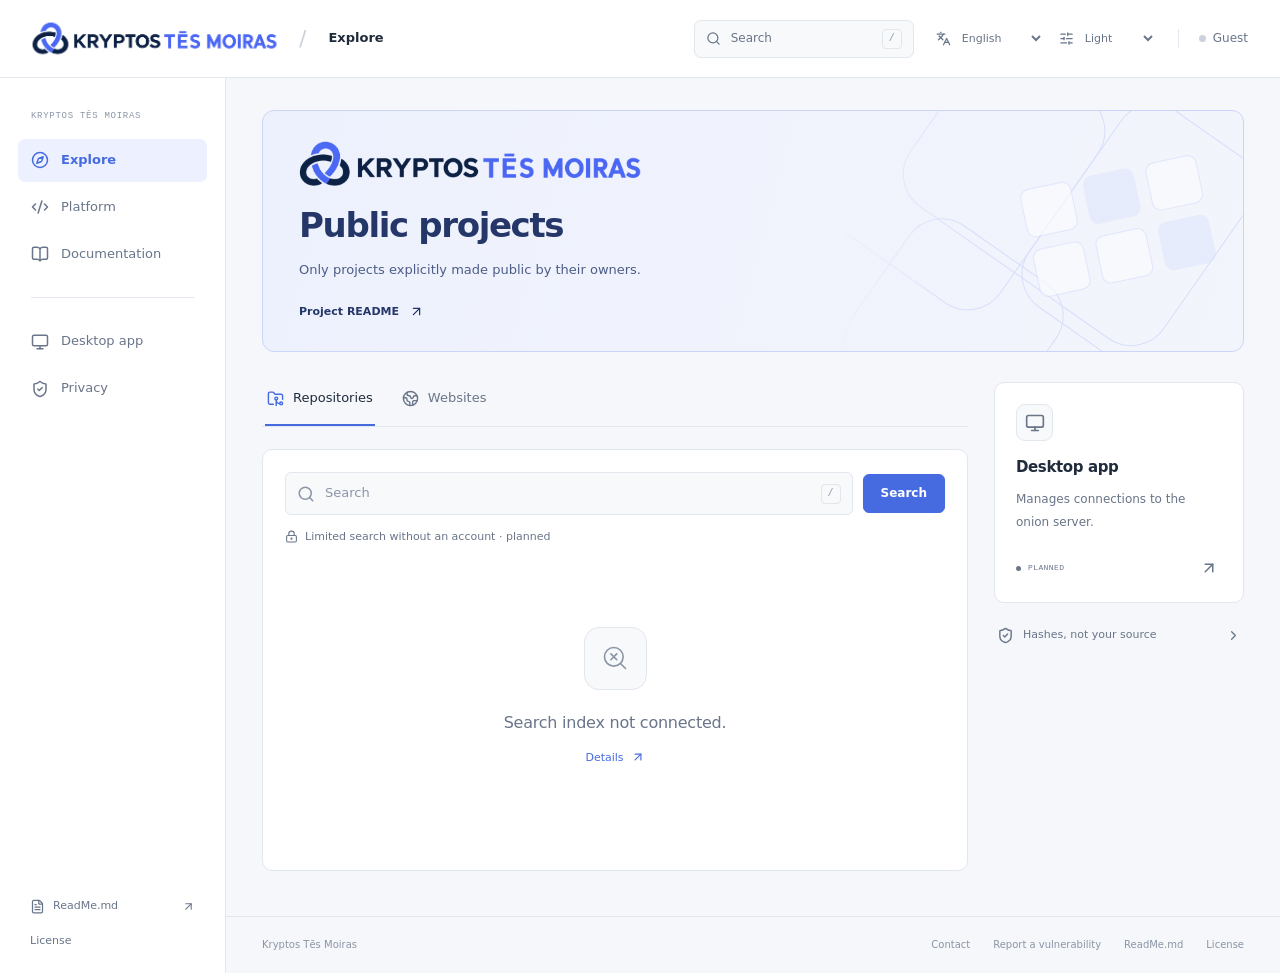
<file: index.html>
<!doctype html>
<html lang="en">
  <head>
    <meta charset="UTF-8" />
    <meta name="viewport" content="width=device-width, initial-scale=1.0" />
    <meta name="color-scheme" content="light dark" />
    <meta name="description" content="Kryptos Tēs Moiras — public projects and desktop access." />
    <link rel="icon" type="image/png" href="./assets/application-profile-Bosa18zp.png" />
    <link rel="apple-touch-icon" href="./assets/application-profile-Bosa18zp.png" />
    <title>Kryptos Tēs Moiras</title>
    <script type="module" crossorigin src="./assets/site-BCLnLL-z.js"></script>
    <link rel="modulepreload" crossorigin href="./assets/x-CszgWjYr.js">
    <link rel="stylesheet" crossorigin href="./assets/x-zIOG1Io7.css">
    <link rel="stylesheet" crossorigin href="./assets/site-CgmKTpKi.css">
  </head>
  <body>
    <div id="root"></div>
  </body>
</html>
</file>
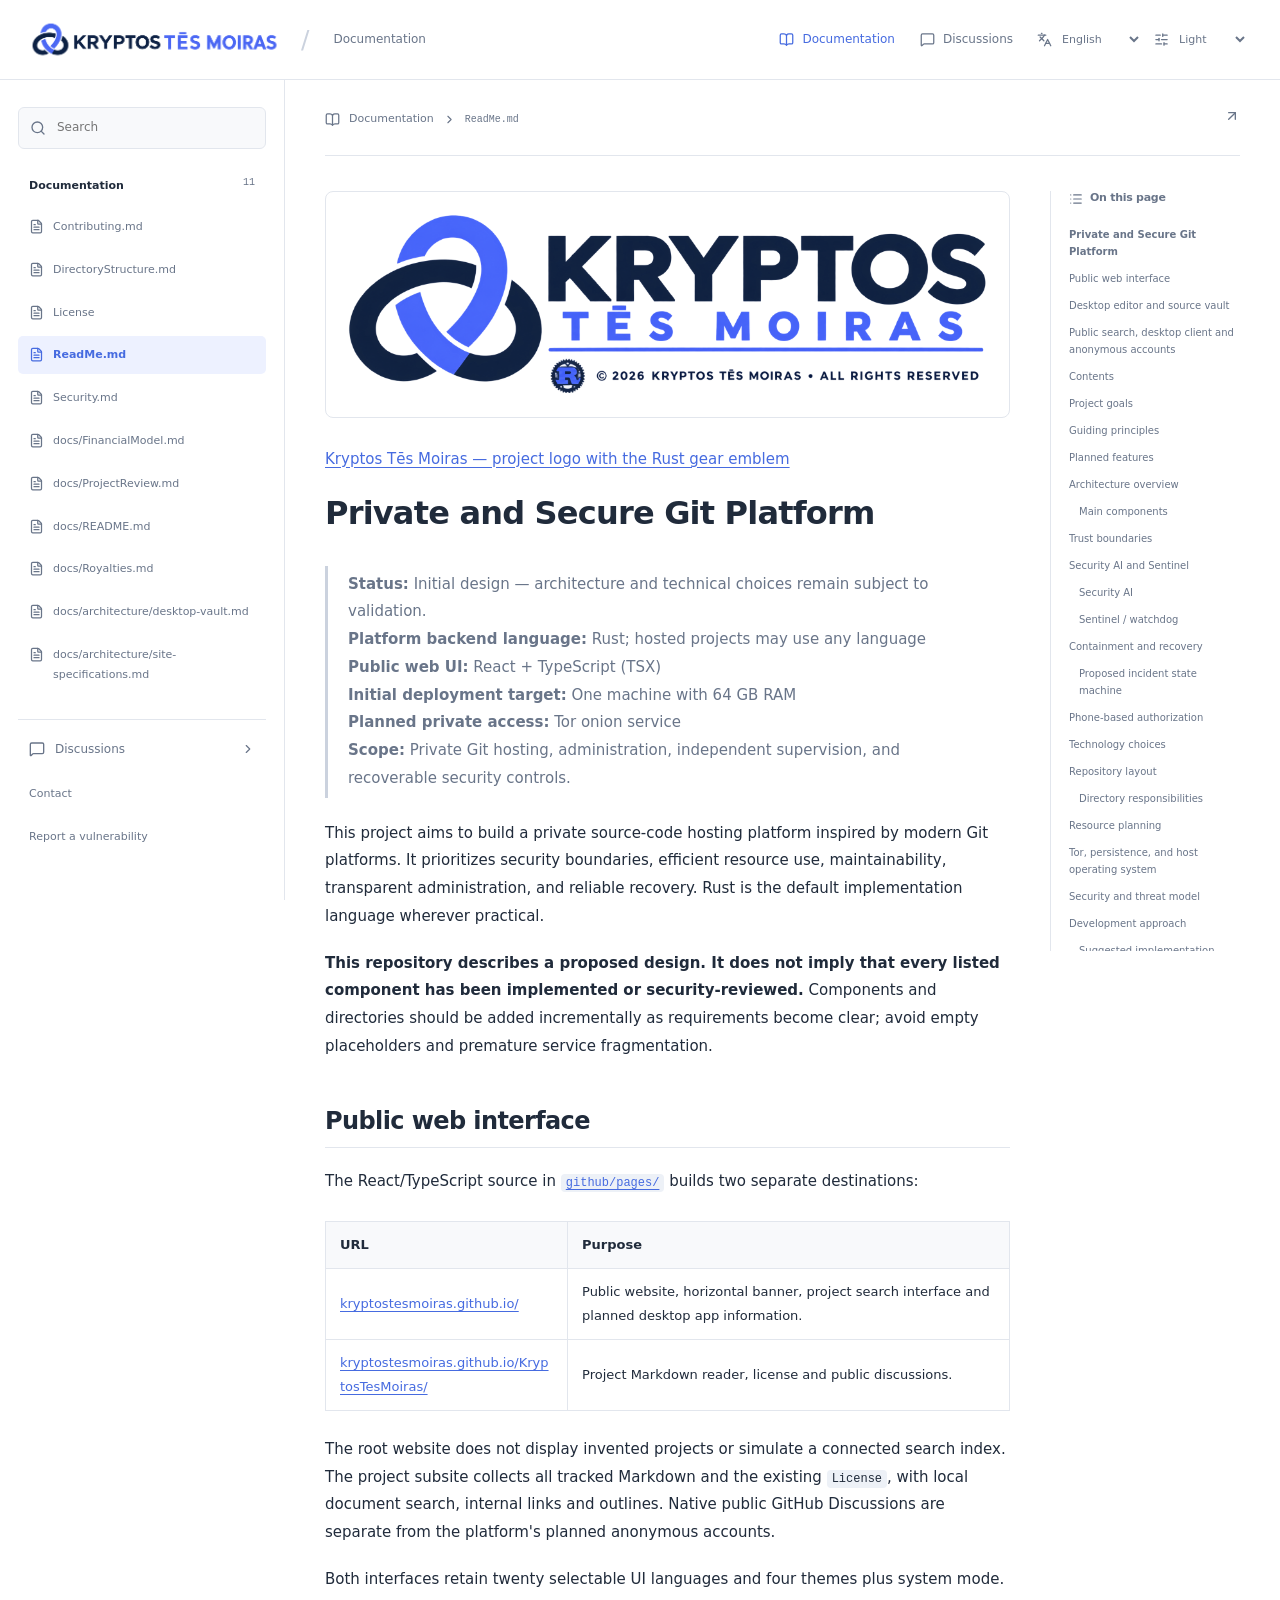
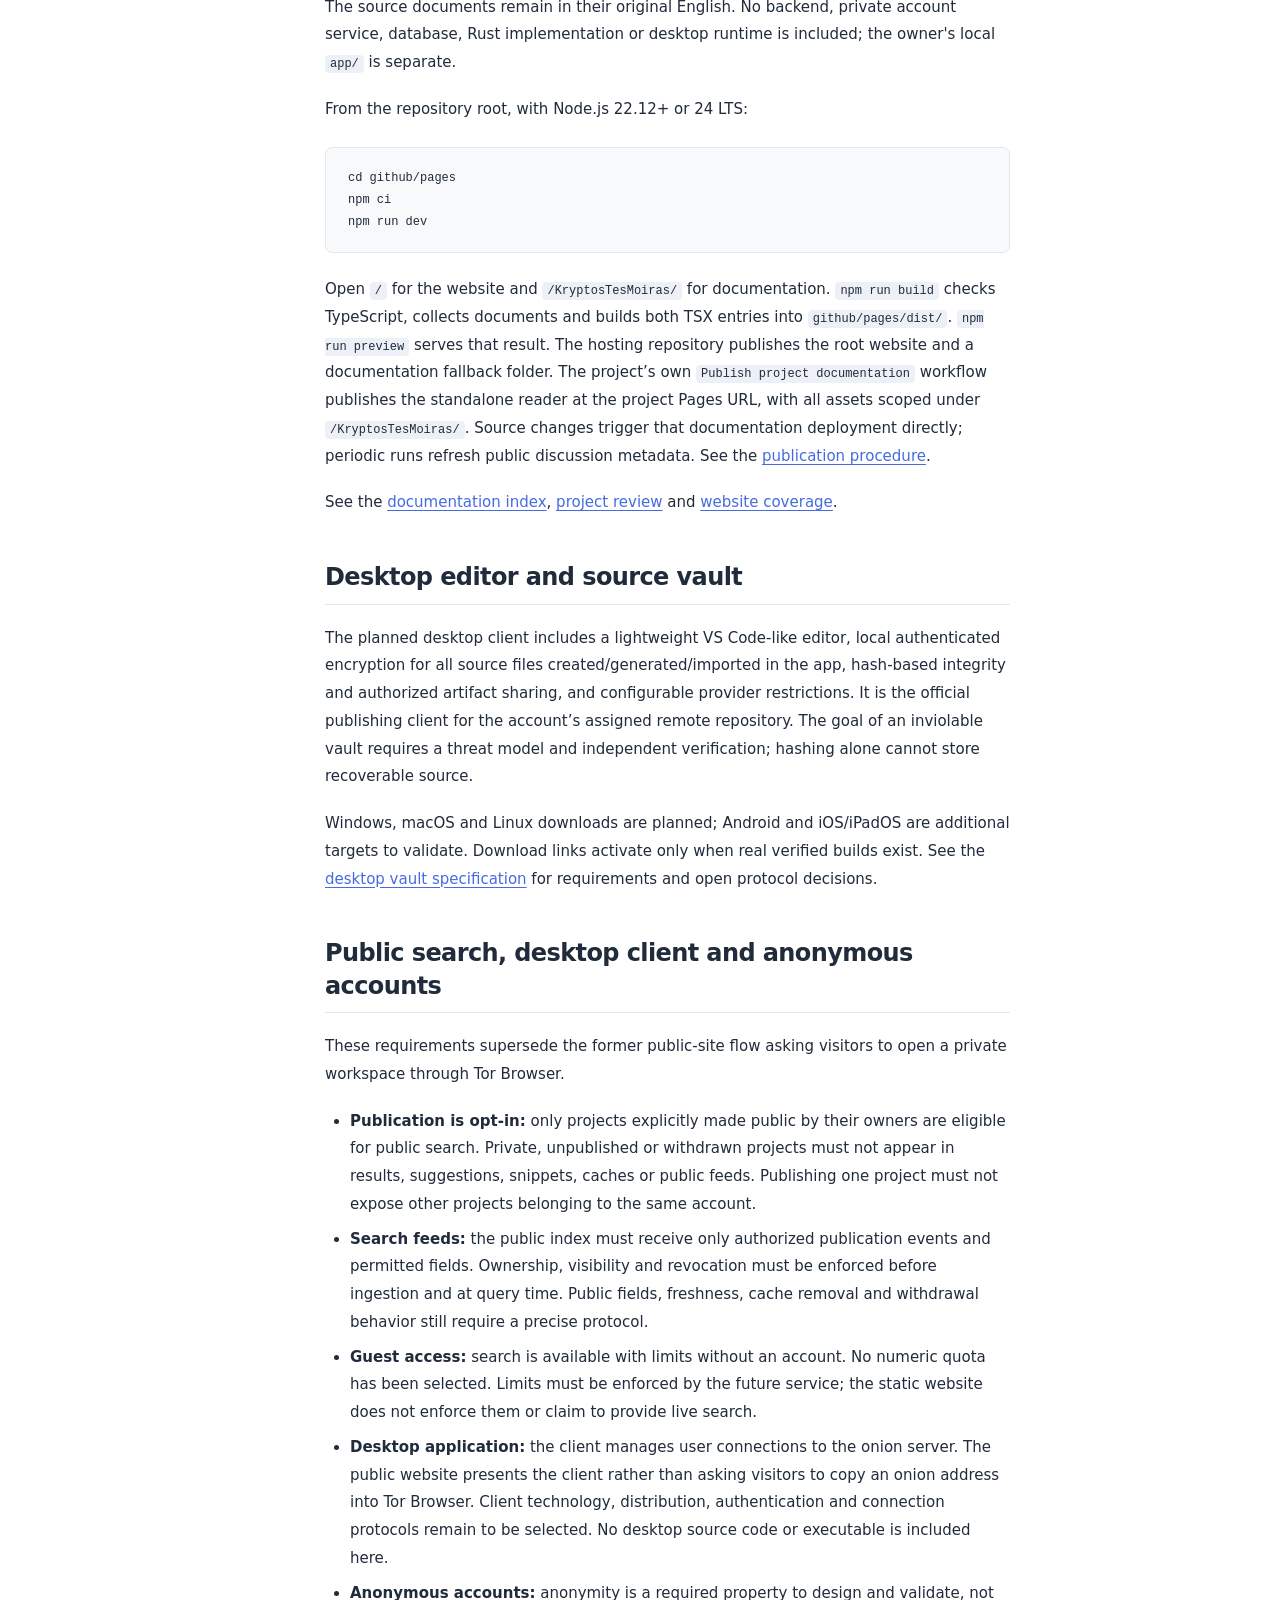
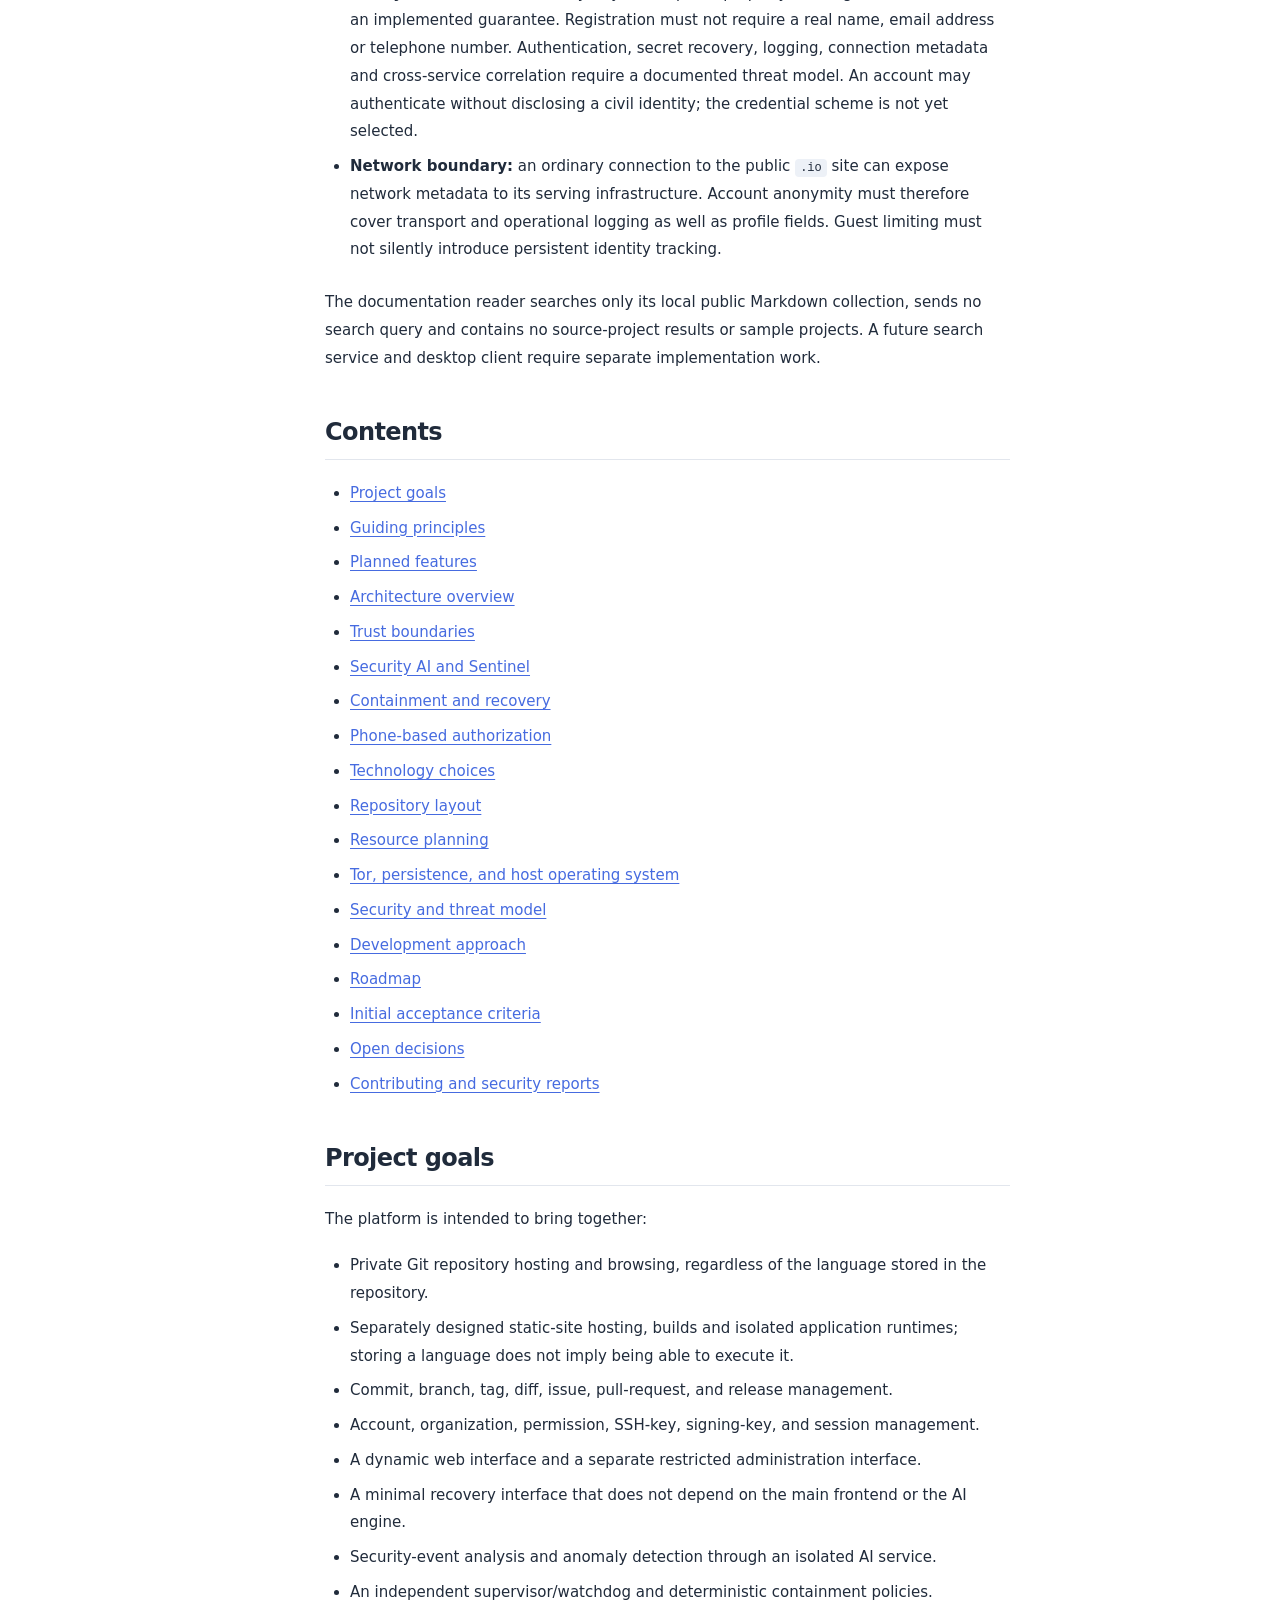
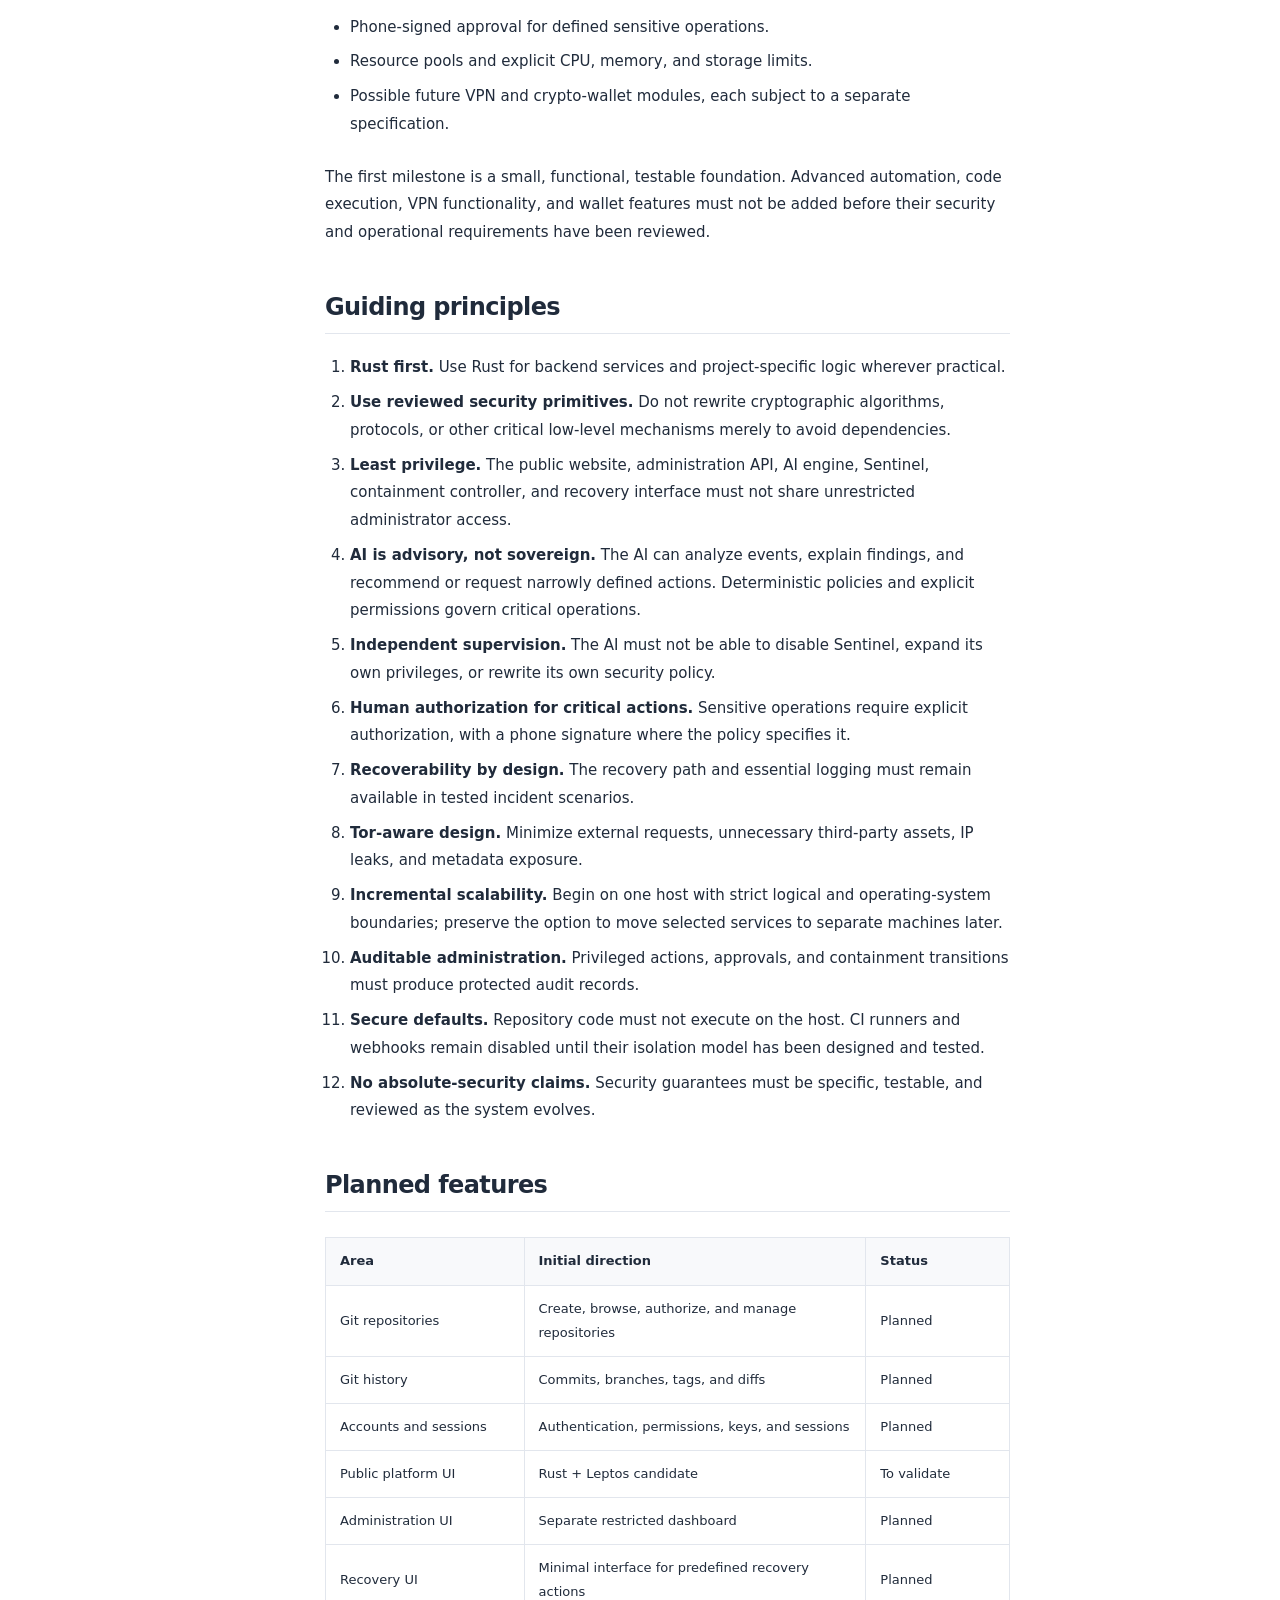
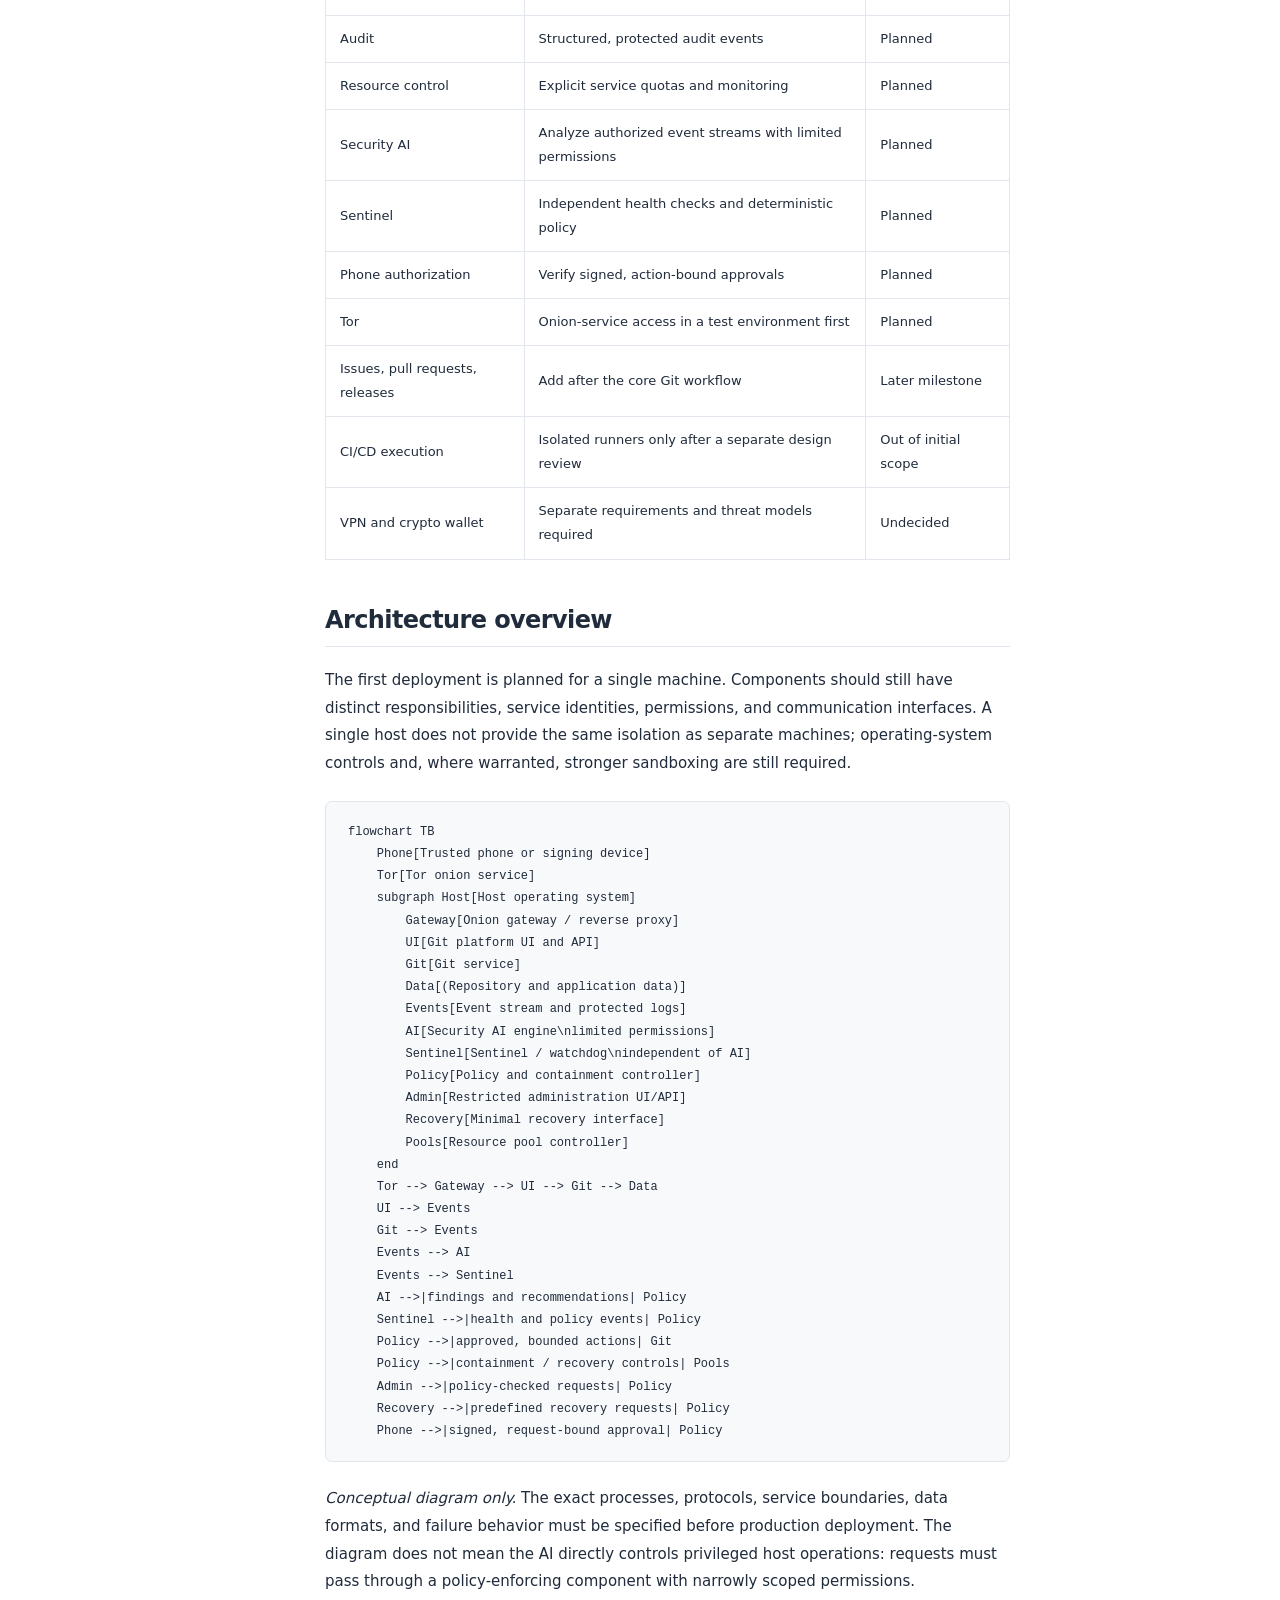
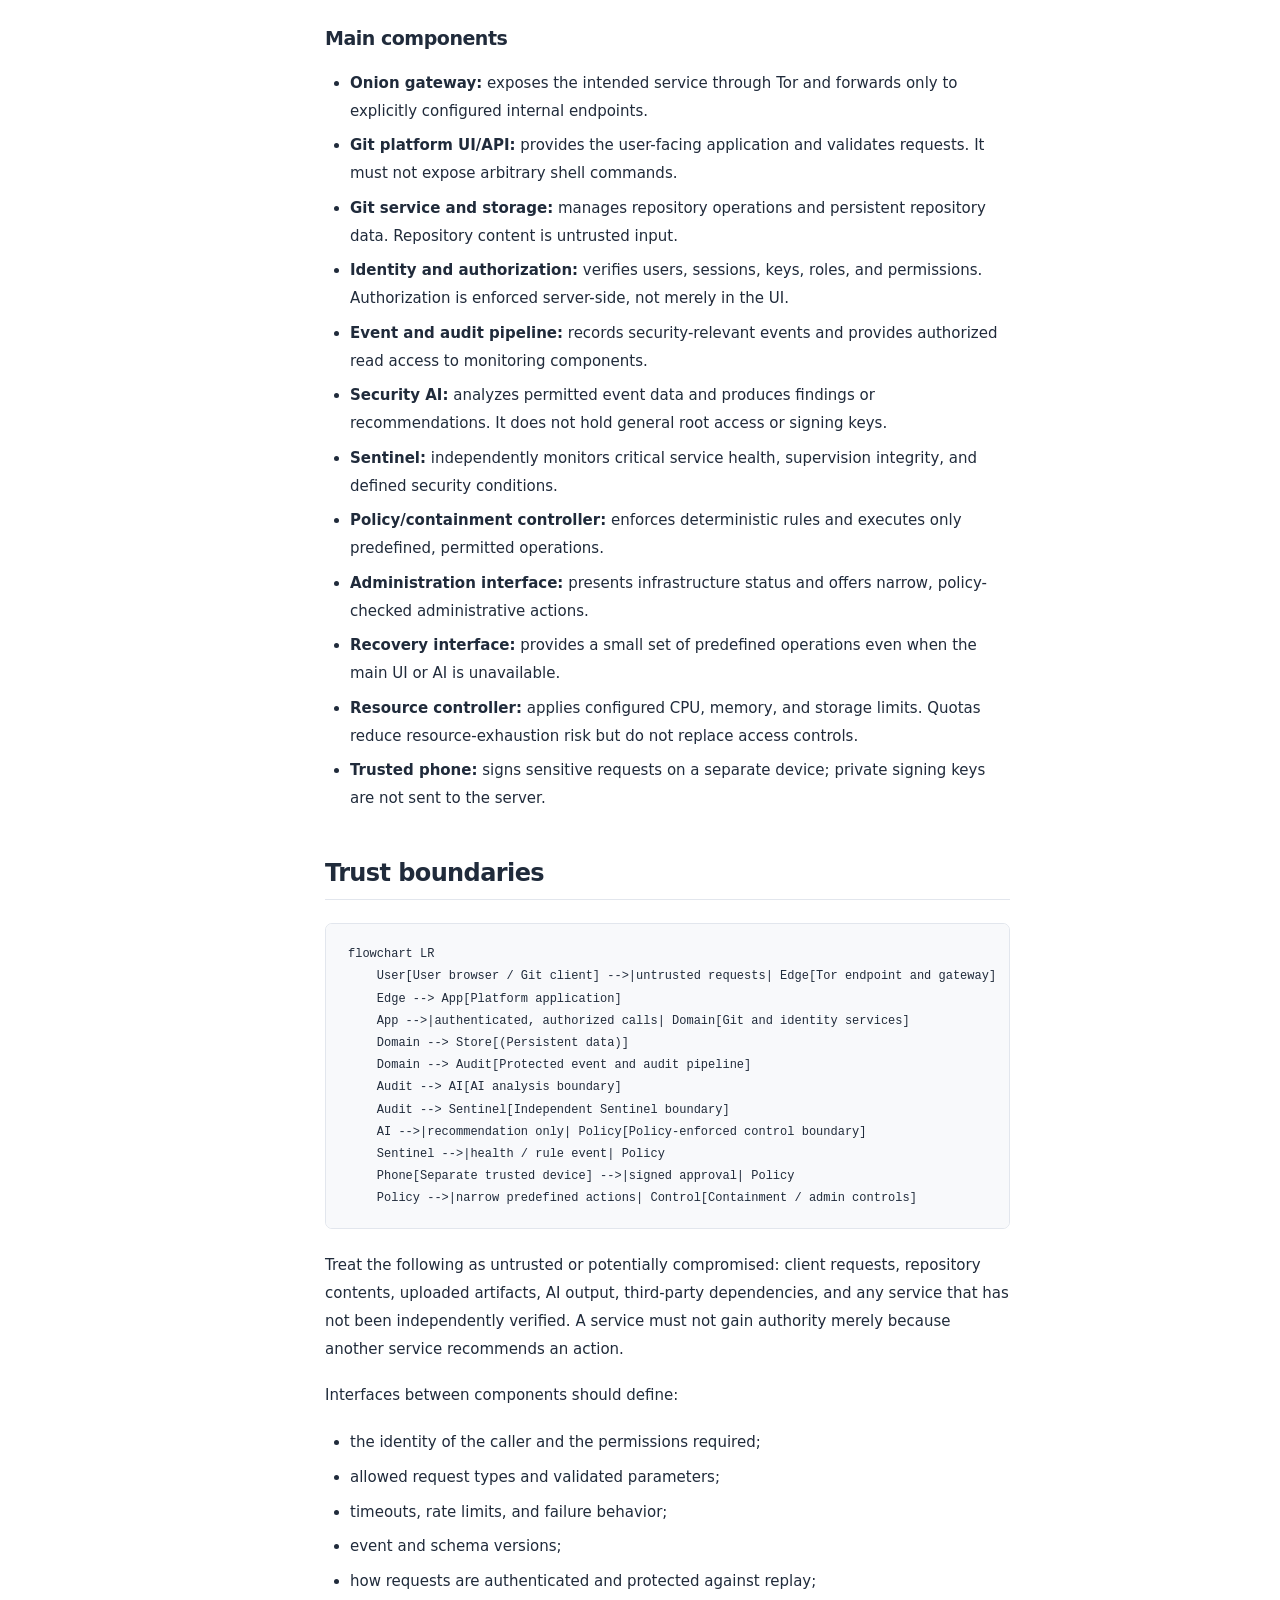
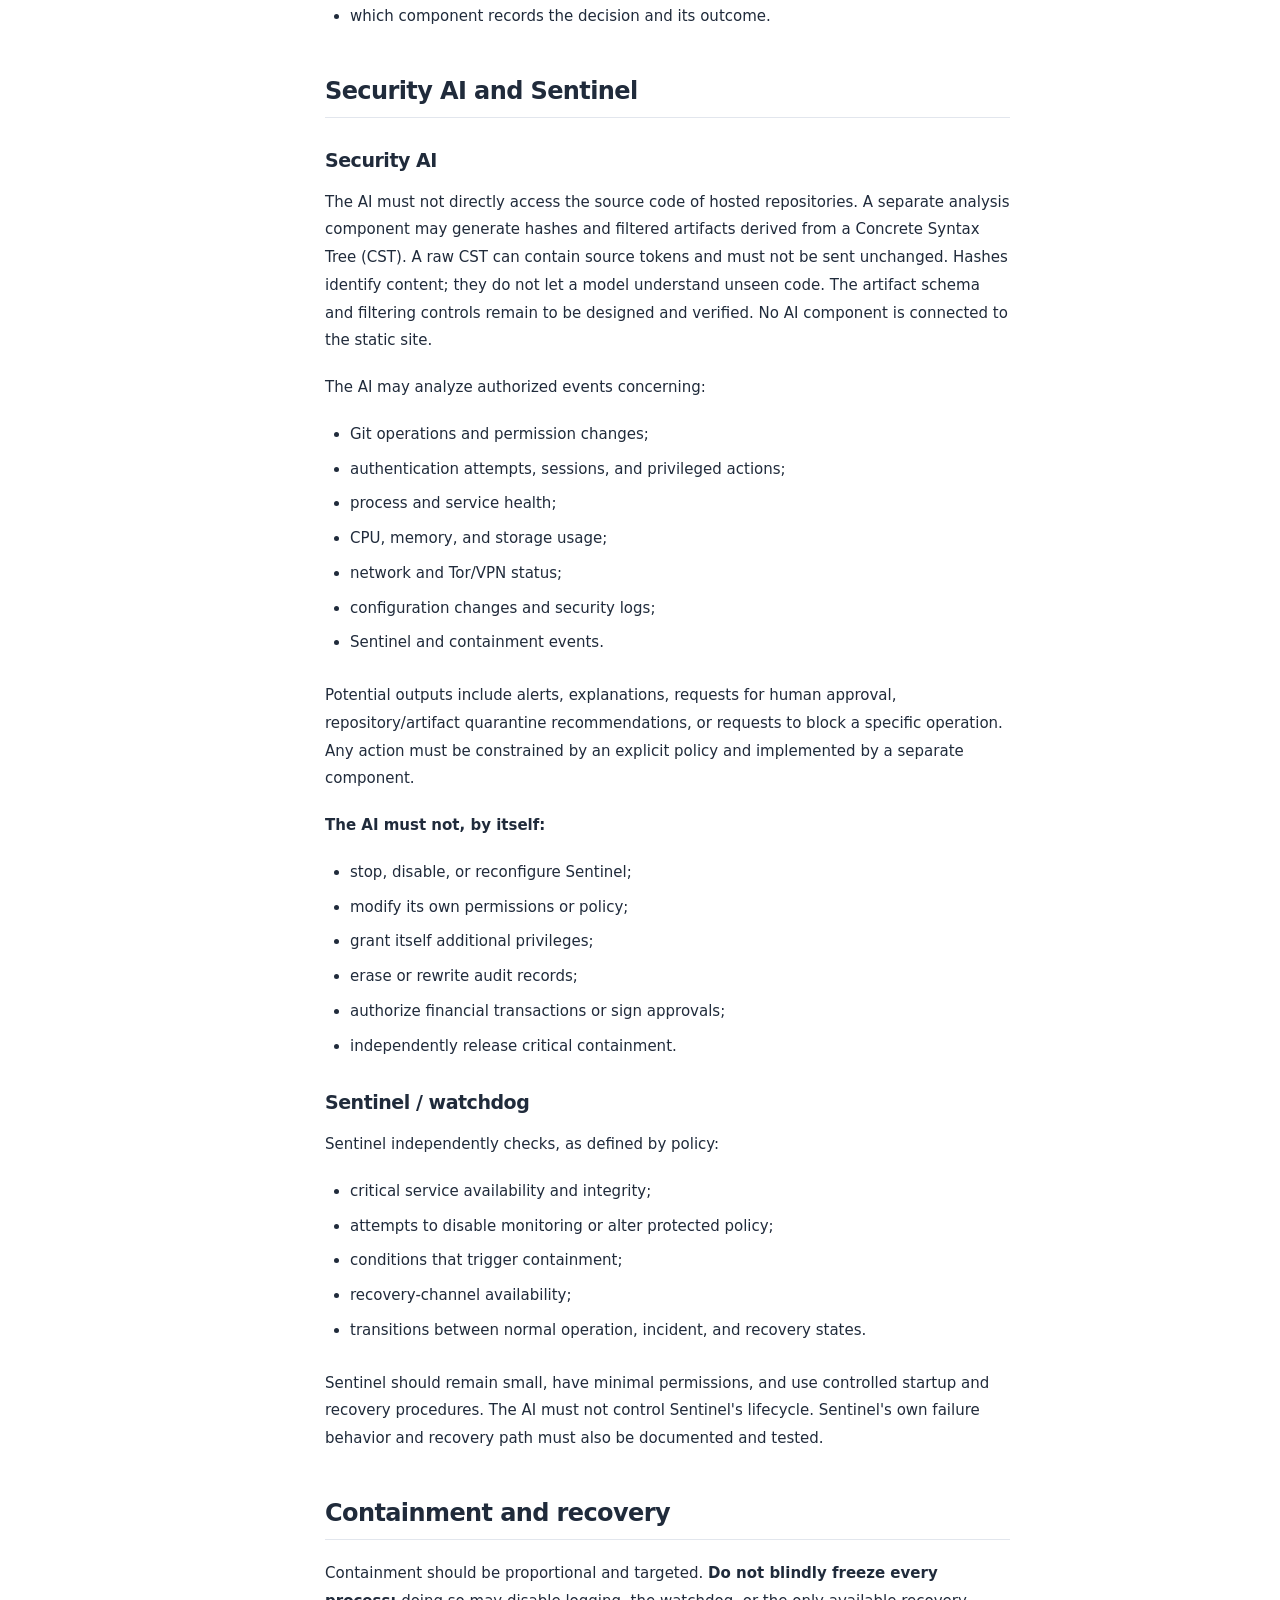
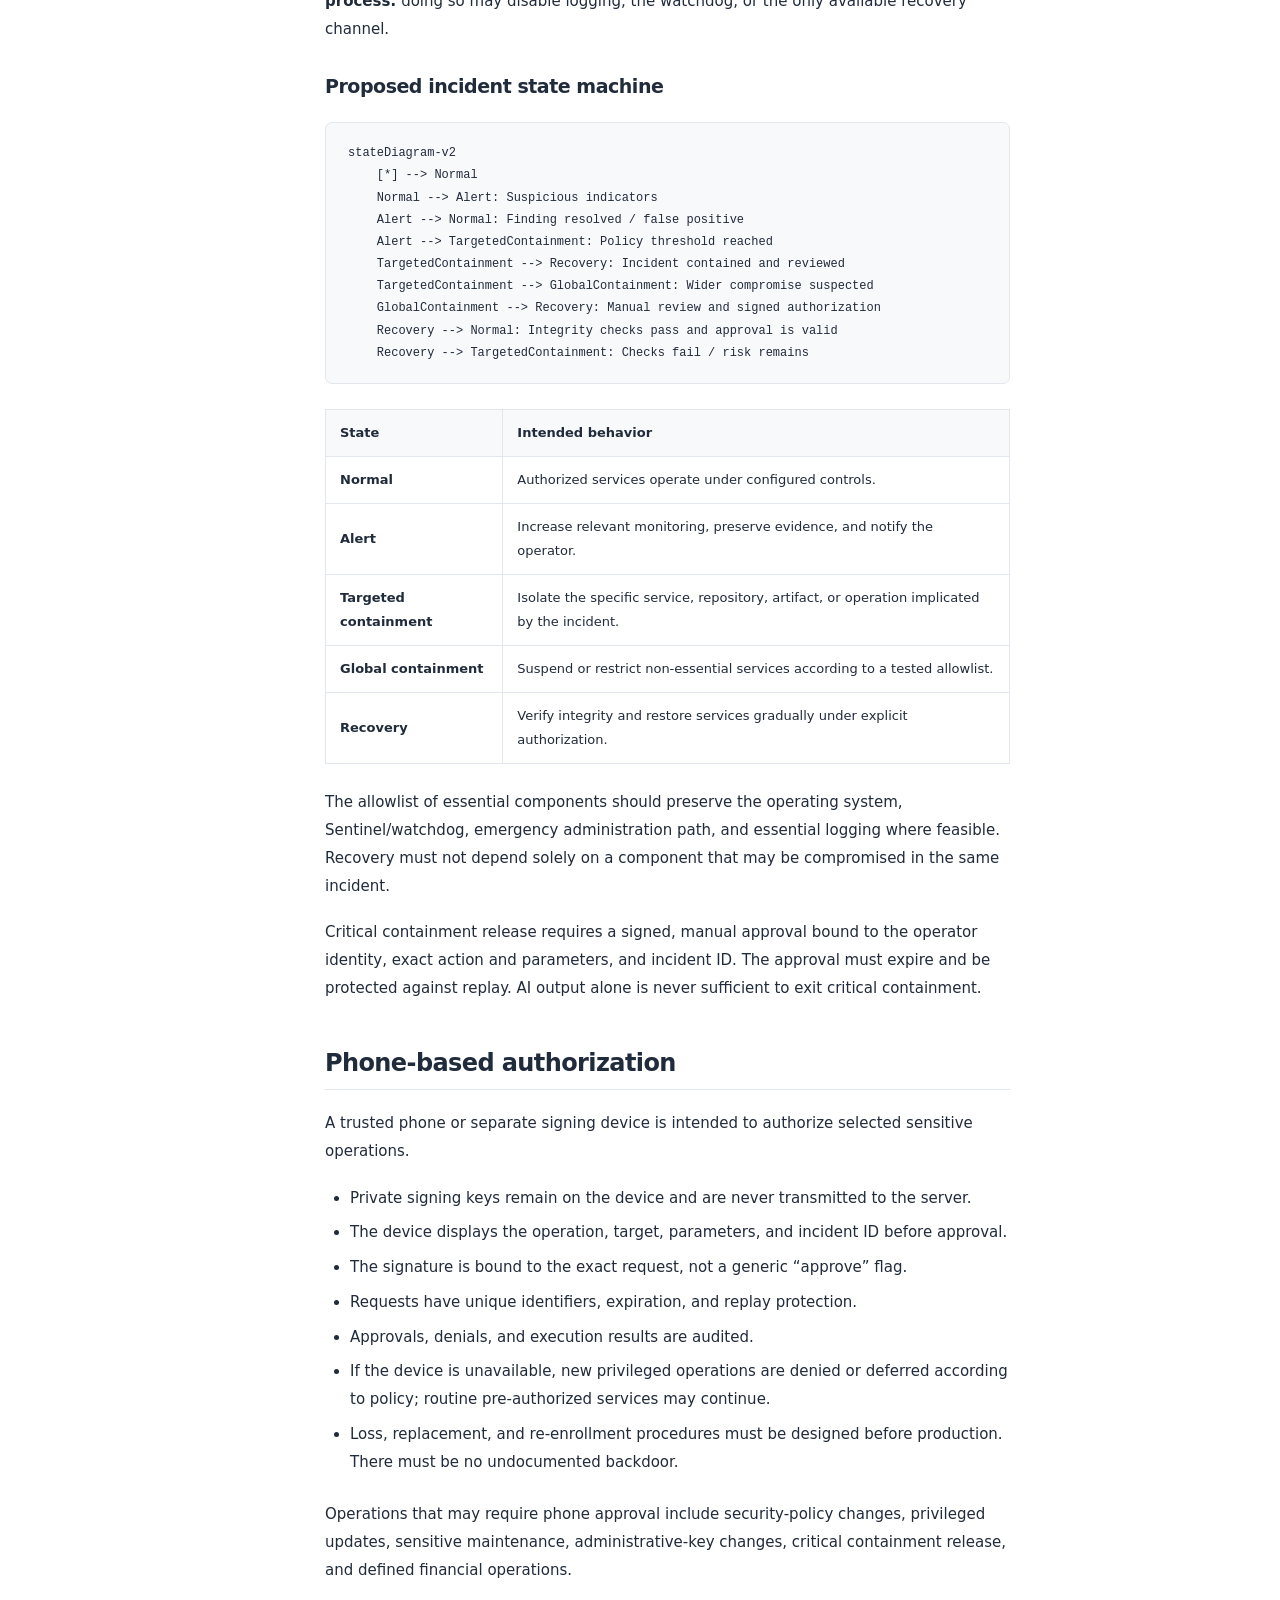
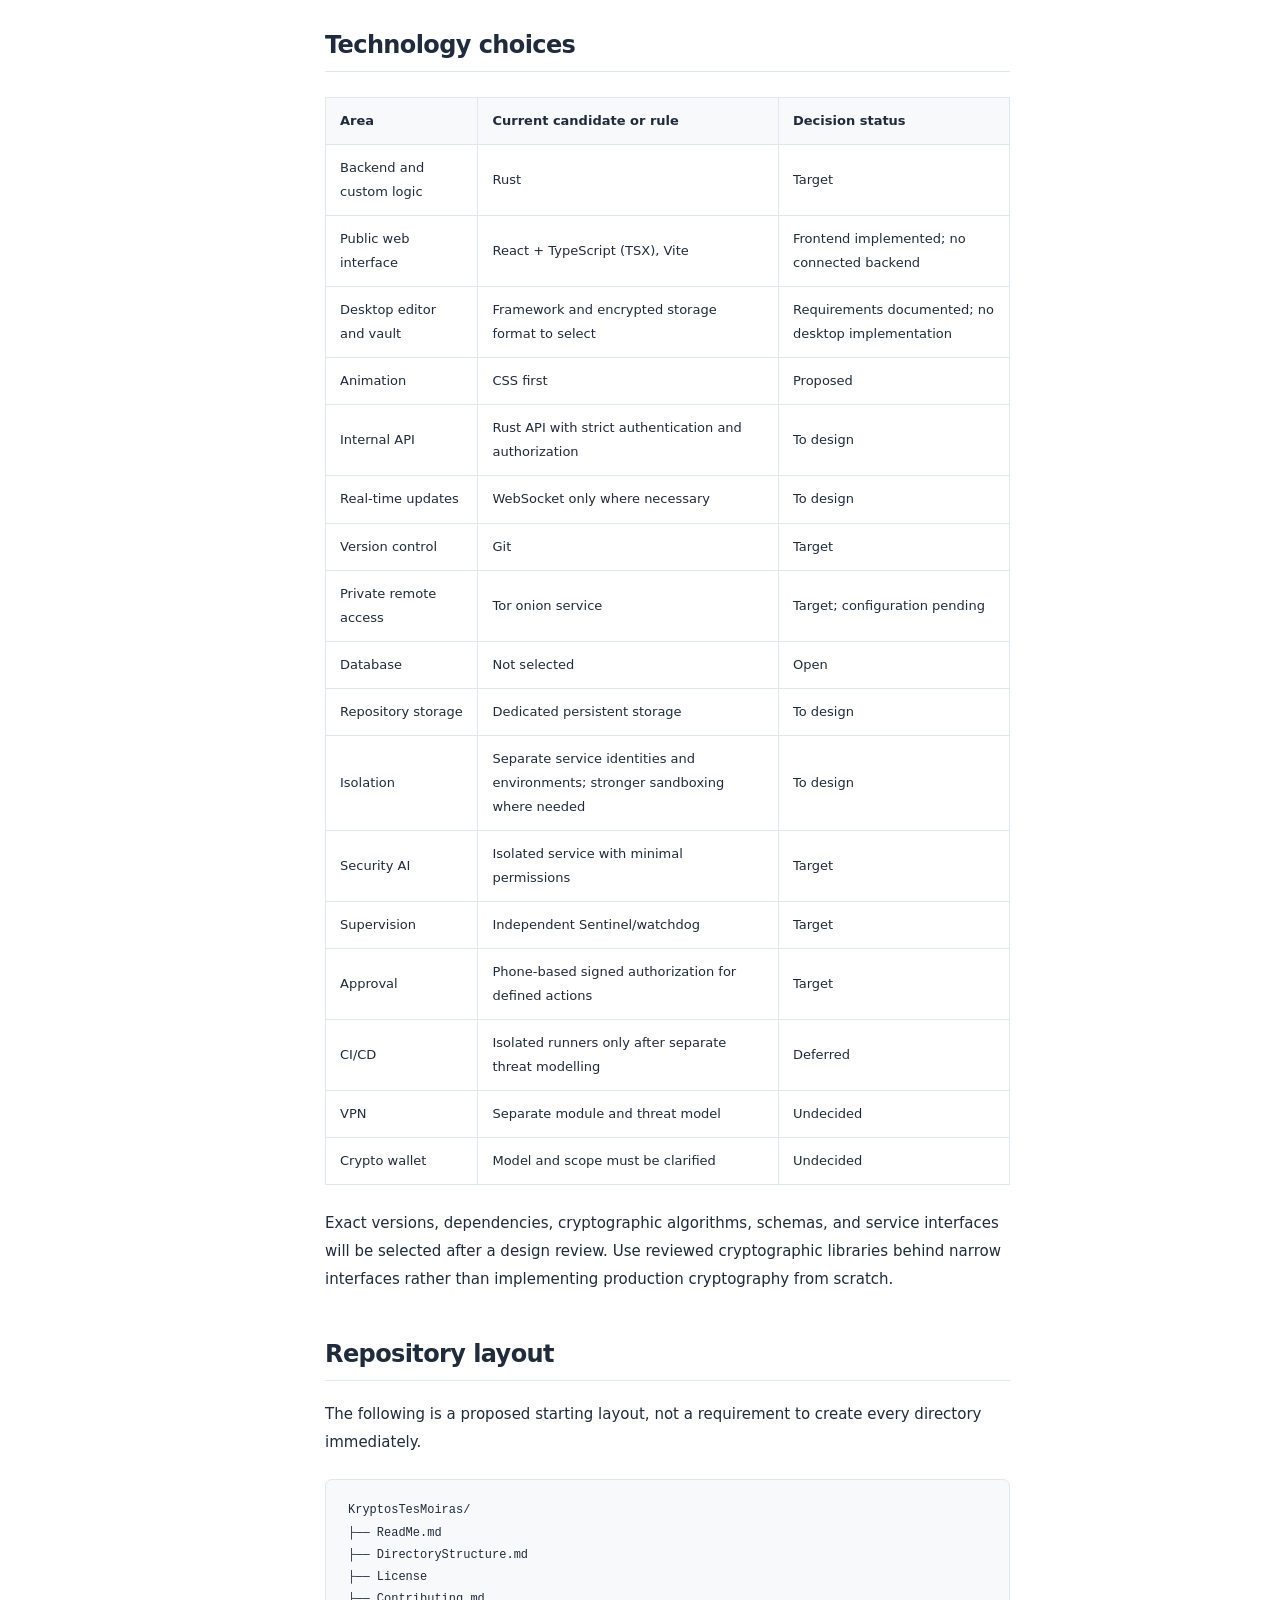
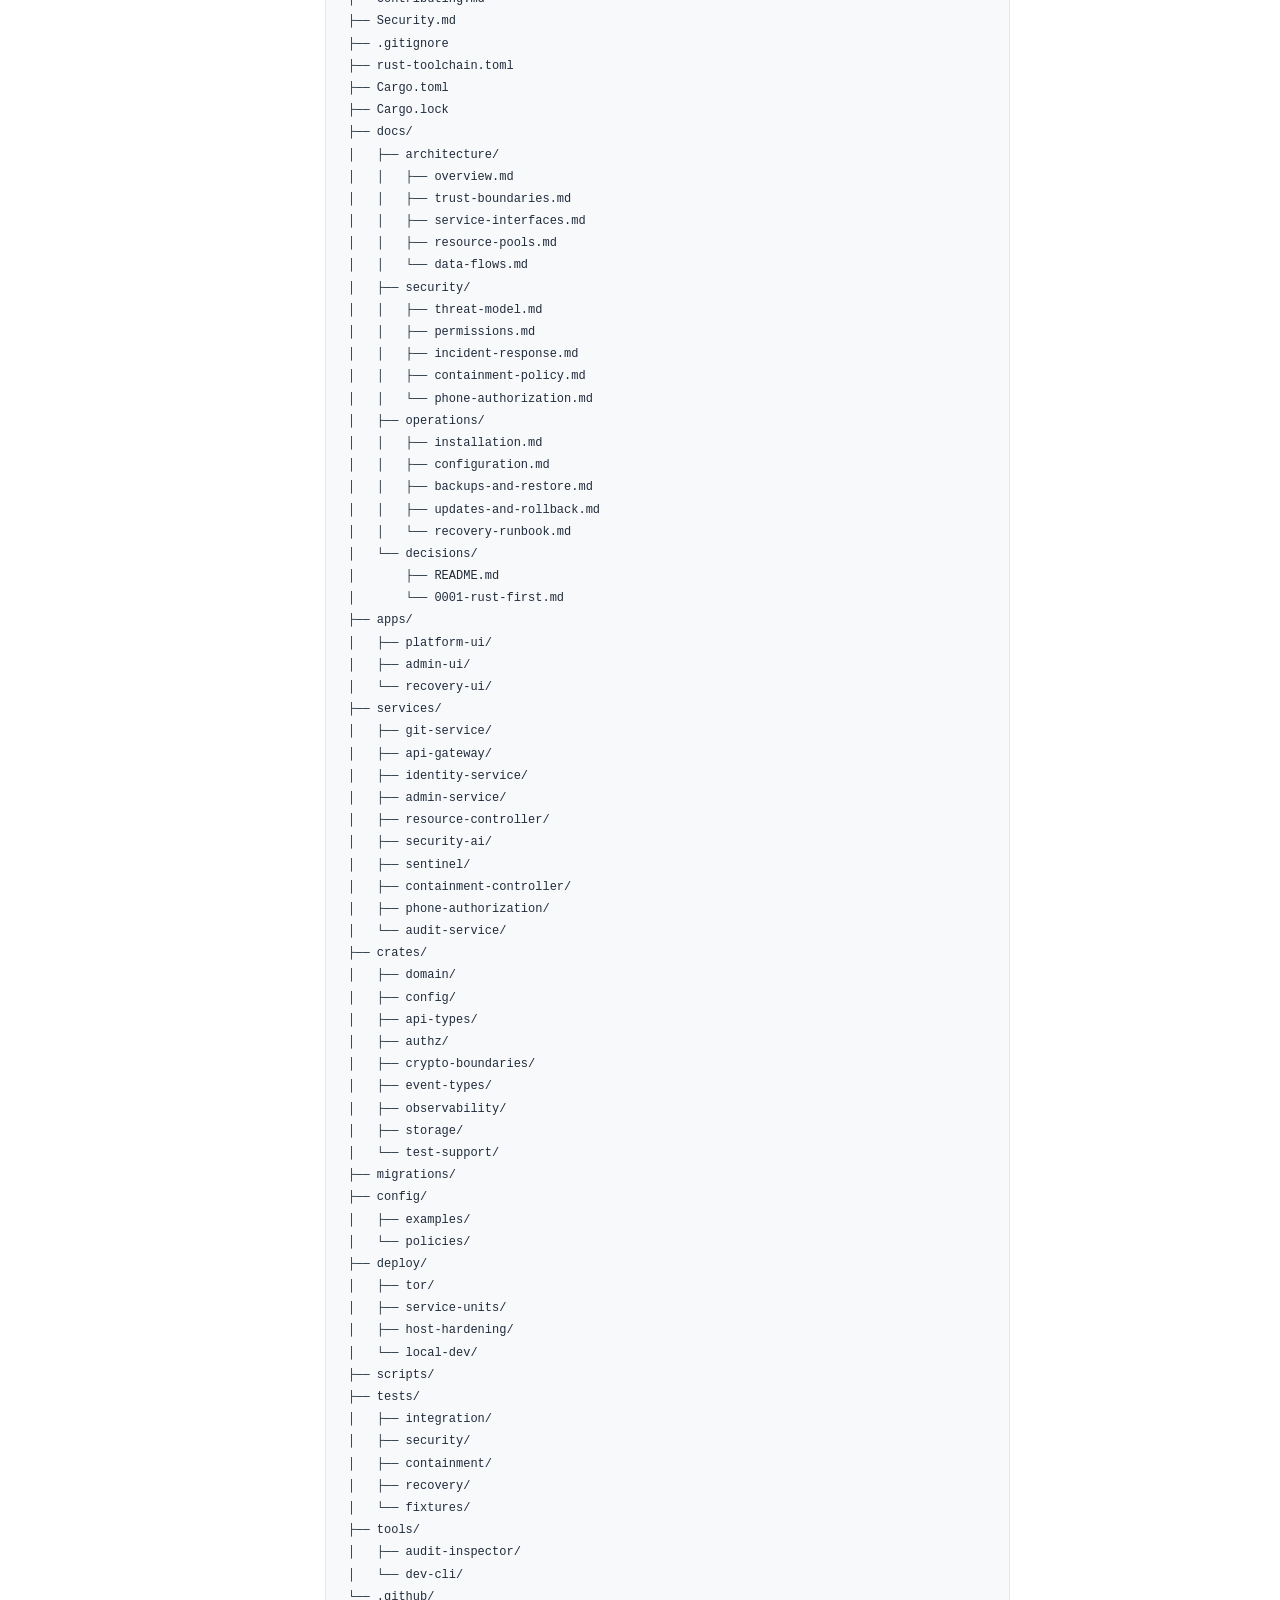
<file: KryptosTesMoiras/index.html>
<!doctype html>
<html lang="en">
  <head>
    <meta charset="UTF-8" />
    <meta name="viewport" content="width=device-width, initial-scale=1.0" />
    <meta name="color-scheme" content="light dark" />
    <meta name="description" content="Kryptos Tēs Moiras — Markdown, license and public discussions." />
    <link rel="icon" type="image/png" href="../assets/application-profile-Bosa18zp.png" />
    <link rel="apple-touch-icon" href="../assets/application-profile-Bosa18zp.png" />
    <title>Documentation — Kryptos Tēs Moiras</title>
    <script type="module" crossorigin src="../assets/documentation-4fdLCCsC.js"></script>
    <link rel="modulepreload" crossorigin href="../assets/x-CszgWjYr.js">
    <link rel="stylesheet" crossorigin href="../assets/x-zIOG1Io7.css">
    <link rel="stylesheet" crossorigin href="../assets/documentation-CXePwAzf.css">
  </head>
  <body>
    <div id="root"></div>
  </body>
</html>
</file>
<file: assets/x-zIOG1Io7.css>
.brand-logo{display:block;max-width:100%;flex-shrink:0;overflow:hidden}.brand-logo-banner{width:245px;height:auto;aspect-ratio:2021/268}.brand-logo-icon{width:36px;height:36px}.brand-logo-detailed{width:min(680px,100%);height:auto;aspect-ratio:1990/562}.brand-compact{display:none}.wordmark{min-width:0;line-height:1}.project-brand{padding:25px 28px;margin:0 0 25px;background:var(--surface);border:1px solid var(--line);border-radius:10px}.documentation-brand{padding:0 0 28px;margin-bottom:28px;border-bottom:1px solid var(--line)}.documentation-brand .brand-logo{width:min(640px,100%)}.banner-content>.brand-logo{width:min(460px,100%);margin-bottom:17px}[data-theme=dark] .brand-logo,[data-theme=plum] .brand-logo,[data-theme=terminal] .brand-logo{filter:brightness(0) invert(1)}@media(max-width:1200px){.brand-logo-banner.brand-full{width:210px}}@media(max-width:760px){.brand-full{display:none}.brand-compact{display:block}.brand-logo-icon{width:33px;height:33px}.project-brand{padding:20px;margin-bottom:22px}.documentation-brand{padding-bottom:22px;margin-bottom:25px}.banner-content>.brand-logo{margin-bottom:20px}}.project-brand,.documentation-brand{background:#fff}.documentation-brand{padding:22px;border:1px solid var(--line);border-radius:8px}.project-brand .brand-logo,.documentation-brand .brand-logo{filter:none}@media(max-width:760px){.documentation-brand{padding:16px}}
</file>
<file: assets/site-CgmKTpKi.css>
:root,[data-theme=light]{color-scheme:light;--bg:#f5f7fa;--surface:#fff;--surface-alt:#f8f9fb;--raised:#edf1f7;--line:#e2e6ed;--strong-line:#cbd2de;--text:#202b3b;--muted:#697589;--faint:#8a95a6;--accent:#466be0;--accent-soft:#edf1ff;--accent-ink:#fff;--banner:#edf1fd;--banner-end:#f3f5fc;--banner-line:#cbd5fa;--banner-text:#253769;--danger:#a82d3c}[data-theme=dark]{color-scheme:dark;--bg:#0e131c;--surface:#151c28;--surface-alt:#182131;--raised:#202c3e;--line:#293449;--strong-line:#43516a;--text:#e2e9f4;--muted:#9cabc1;--faint:#7c8ca5;--accent:#a0b7ff;--accent-soft:#23345e;--accent-ink:#14244b;--banner:#1b2b50;--banner-end:#192338;--banner-line:#364a80;--banner-text:#d8e3ff;--danger:#ffafba}[data-theme=plum]{color-scheme:dark;--bg:#17131d;--surface:#211a2b;--surface-alt:#271f32;--raised:#33283f;--line:#443650;--strong-line:#655174;--text:#f0e7f8;--muted:#baa8c8;--faint:#a28caf;--accent:#d9b2ff;--accent-soft:#3c2853;--accent-ink:#2b143d;--banner:#39234c;--banner-end:#281d37;--banner-line:#654377;--banner-text:#f0dcff;--danger:#ffafba}[data-theme=terminal]{color-scheme:dark;--bg:#0c1712;--surface:#13221b;--surface-alt:#172a21;--raised:#21382b;--line:#2d4838;--strong-line:#4d6d57;--text:#e0f1df;--muted:#9dbba4;--faint:#88a48e;--accent:#a5dfae;--accent-soft:#23462d;--accent-ink:#15311b;--banner:#1b3c2b;--banner-end:#18291f;--banner-line:#386744;--banner-text:#e0f6da;--danger:#ffafba}*{box-sizing:border-box}body{margin:0;background:var(--bg);color:var(--text);font:14px/1.6 ui-sans-serif,system-ui,-apple-system,BlinkMacSystemFont,Segoe UI,sans-serif;-webkit-font-smoothing:antialiased}a{color:inherit;text-decoration:none}button,input,select{font:inherit;color:inherit}button,summary{cursor:pointer}button{background:none}a:focus-visible,button:focus-visible,select:focus-visible,input:focus-visible,summary:focus-visible{outline:2px solid var(--accent);outline-offset:4px}h1,h2,h3,p{margin-top:0}h1,h2,h3{line-height:1.3;font-weight:600;letter-spacing:-.025em}p{color:var(--muted)}svg{flex-shrink:0}.sr-only{position:absolute;width:1px;height:1px;overflow:hidden;clip-path:inset(50%)}.skip-link{position:fixed;top:-100px;inset-inline-start:15px;z-index:20;background:var(--surface);padding:12px;border:1px solid var(--accent);border-radius:5px}.skip-link:focus{top:10px}.topbar{height:78px;background:var(--surface);border-bottom:1px solid var(--line)}.topbar-inner{height:100%;display:flex;align-items:center;gap:22px;max-width:1660px;margin:auto;padding-inline:32px}.wordmark{display:flex;flex-direction:column;line-height:1.35;direction:ltr;white-space:nowrap}.wordmark strong{font-size:16px;letter-spacing:.18em;font-weight:750}.wordmark>span{font-size:8px;letter-spacing:.3em;color:var(--muted);margin-top:3px}.header-divider{font-size:22px;color:var(--strong-line);font-weight:300}.header-location{font-size:13px;font-weight:550}.quick-search{margin-inline-start:auto;display:flex;align-items:center;gap:10px;min-width:220px;text-align:start;border:1px solid var(--line);background:var(--surface-alt);border-radius:7px;padding:8px 11px;font-size:12px;color:var(--muted)}kbd{font:10px/1.2 ui-monospace,monospace;border:1px solid var(--line);border-radius:4px;color:var(--faint);padding:3px 5px;min-width:20px;text-align:center}.quick-search kbd{margin-inline-start:auto}.preferences{display:flex;align-items:center;gap:15px}.preference-control{display:flex;align-items:center;gap:5px;color:var(--muted)}.preference-control select{border:0;background:transparent;font-size:11px;padding:7px 2px;max-width:100px;cursor:pointer}.preference-control option{background:var(--surface);color:var(--text)}.guest-badge{display:flex;align-items:center;gap:7px;border-inline-start:1px solid var(--line);padding-inline-start:20px;color:var(--muted);font-size:12px}.guest-badge>span{width:7px;height:7px;background:var(--strong-line);border-radius:50%}.menu-button{display:none;border:1px solid var(--line);padding:7px;border-radius:6px}.app-layout{display:grid;grid-template-columns:226px minmax(0,1fr);max-width:1660px;margin:auto;min-height:calc(100svh - 78px)}.sidebar{display:flex;flex-direction:column;padding:33px 18px 23px;background:var(--surface);border-inline-end:1px solid var(--line)}.nav-heading{font:9px ui-monospace,monospace;letter-spacing:.08em;color:var(--faint);margin:0 13px 18px}.sidebar nav>a{display:flex;align-items:center;gap:12px;padding:11px 13px;color:var(--muted);border-radius:7px;font-size:12px;margin-block:4px}.sidebar nav>a[aria-current=page]{background:var(--accent-soft);color:var(--accent);font-weight:600}.sidebar nav>a:hover{background:var(--raised);color:var(--text)}.nav-separator{height:1px;background:var(--line);margin:22px 13px}.sidebar-bottom{margin-top:auto;padding:50px 12px 0;display:flex;flex-direction:column;gap:17px;font-size:11px;color:var(--muted)}.sidebar-bottom>a:first-child{display:flex;align-items:center;gap:8px}.sidebar-bottom>a:first-child>svg:last-child{margin-inline-start:auto}.main-area{display:flex;flex-direction:column;min-width:0}main{padding:32px 36px 45px;flex:1;outline:none}.horizontal-banner{position:relative;isolation:isolate;min-height:225px;background:linear-gradient(105deg,var(--banner),var(--banner-end));border:1px solid var(--banner-line);border-radius:12px;overflow:hidden;display:flex;align-items:center;margin-bottom:30px}.banner-content{position:relative;z-index:2;max-width:75%;padding:30px 36px}.banner-kicker{font:9px ui-monospace,monospace;letter-spacing:.15em;color:var(--banner-text);opacity:.7}.banner-content h1{font-size:34px;color:var(--banner-text);margin:12px 0 10px;letter-spacing:-.04em}.banner-content p{color:var(--banner-text);opacity:.8;font-size:13px;line-height:1.8;max-width:490px;margin:0 0 18px}.banner-link{display:inline-flex;gap:10px;align-items:center;font-size:11px;font-weight:600;color:var(--banner-text)}.banner-art{position:absolute;inset:0 0 0 57%;opacity:.7;z-index:0;-webkit-mask-image:linear-gradient(90deg,transparent,#000 35%);mask-image:linear-gradient(90deg,transparent,#000 35%)}.banner-line{position:absolute;border:1px solid var(--banner-line);width:310px;height:310px;transform:rotate(35deg);border-radius:40px;inset-inline-start:30%;top:-50%}.line-b{top:10%;inset-inline-start:55%;width:240px;height:240px}.line-c{top:53%;inset-inline-start:10%;width:180px;height:180px}.line-d{top:-35%;inset-inline-start:0;width:250px;height:250px}.banner-tiles{display:grid;grid-template-columns:repeat(3,1fr);width:180px;height:110px;gap:12px;position:absolute;top:60px;inset-inline-end:35px;transform:rotate(-12deg)}.banner-tiles span{border:1px solid var(--banner-line);border-radius:9px;background:var(--surface);opacity:.65}.banner-tiles span:nth-child(2),.banner-tiles span:nth-child(6){background:var(--banner-line);opacity:.4}.explore-columns{display:grid;grid-template-columns:minmax(0,1fr) 250px;gap:26px}.results-column,.context-column{min-width:0}.project-tabs{display:flex;gap:25px;border-bottom:1px solid var(--line);padding-inline:3px;margin-bottom:22px}.project-tabs button{display:flex;align-items:center;gap:9px;border:0;border-bottom:2px solid transparent;padding:6px 2px 15px;color:var(--muted);font-size:12px;font-weight:500}.project-tabs button[aria-selected=true]{border-bottom-color:var(--accent);color:var(--text)}.project-tabs button[aria-selected=true] svg{color:var(--accent)}.project-panel{background:var(--surface);border:1px solid var(--line);border-radius:10px;padding:22px}.project-search{display:flex;align-items:center;gap:10px}.query-field{display:flex;align-items:center;gap:10px;border:1px solid var(--line);border-radius:6px;padding:8px 11px;flex:1;min-width:0;background:var(--surface-alt);color:var(--faint)}.query-field:focus-within{border-color:var(--accent);box-shadow:0 0 0 2px var(--accent-soft)}.query-field input{border:0;outline:none;background:transparent;min-width:0;width:100%;font-size:12px;padding:2px 0;color:var(--text)}.query-field input:focus-visible{outline:none}.query-field input::placeholder{color:var(--faint);opacity:1}.button{display:inline-flex;gap:8px;align-items:center;justify-content:center;border:1px solid var(--line);background:var(--surface);border-radius:6px;padding:9px 17px;font-size:12px;font-weight:600;min-height:38px}.button.primary{background:var(--accent);border-color:var(--accent);color:var(--accent-ink)}.button:hover{filter:brightness(.96)}.guest-limit{display:flex;align-items:center;gap:7px;font-size:10px;color:var(--muted);margin:13px 0 0}.empty-results{text-align:center;display:flex;flex-direction:column;align-items:center;justify-content:center;min-height:302px;padding:35px 20px}.empty-icon{display:grid;place-items:center;background:var(--surface-alt);border:1px solid var(--line);border-radius:15px;width:63px;height:63px;margin-bottom:20px;color:var(--faint)}.empty-results h2{font-size:15px;letter-spacing:-.015em;color:var(--muted);font-weight:500;margin:0 0 13px;line-height:1.6}.empty-results.submitted{background:var(--surface-alt);border-radius:6px;margin-top:16px}.text-link{display:inline-flex;align-items:center;gap:7px;font-size:11px;color:var(--accent);font-weight:500}.text-link:hover{text-decoration:underline}.publication-note{padding:8px 3px 24px}.publication-note>svg{color:var(--muted);margin-bottom:12px}.publication-note h2{font-size:13px;margin-bottom:9px}.publication-note p{font-size:11px;line-height:1.9;margin-bottom:12px}.side-card{border:1px solid var(--line);border-radius:10px;padding:21px;background:var(--surface)}.card-icon{width:37px;height:37px;border:1px solid var(--line);border-radius:9px;background:var(--surface-alt);display:grid;place-items:center;color:var(--muted);margin-bottom:17px}.side-card h2{font-size:14px;margin:0 0 10px}.side-card p{font-size:11px;line-height:1.9;margin:0 0 22px}.card-bottom{display:flex;align-items:center;justify-content:space-between;gap:15px}.card-bottom>a{color:var(--muted);display:grid;place-items:center;width:26px;height:26px;border-radius:5px}.card-bottom>a:hover{background:var(--raised);color:var(--accent)}.status-dot{display:inline-flex;align-items:center;gap:7px;font:8px/1.6 ui-monospace,monospace;letter-spacing:.05em;color:var(--muted)}.status-dot:before{content:"";display:block;width:5px;height:5px;border-radius:50%;background:var(--muted)}.privacy-link{display:flex;align-items:center;gap:9px;font-size:10px;color:var(--muted);margin-top:23px;padding-inline:3px}.privacy-link>svg:last-child{margin-inline-start:auto}footer{display:flex;align-items:center;gap:23px;font-size:10px;color:var(--faint);padding:20px 36px;border-top:1px solid var(--line)}footer>span{margin-inline-end:auto}.desktop-banner-icon{margin-inline-start:auto;margin-inline-end:70px;color:var(--banner-text);opacity:.5}.desktop-banner .banner-content{max-width:70%}.desktop-layout{display:grid;grid-template-columns:1.15fr 1fr;gap:25px}.surface-panel{padding:28px;border:1px solid var(--line);border-radius:10px;background:var(--surface)}.surface-panel h2{font-size:18px;margin-bottom:17px}.connection-diagram{display:flex;align-items:center;justify-content:center;gap:35px;padding:35px 0 45px;color:var(--muted)}.connection-diagram>div{display:flex;flex-direction:column;align-items:center;gap:17px;font-size:11px;max-width:140px;text-align:center}.connection-arrow{color:var(--faint)}.download-notice{display:flex;align-items:center;gap:9px;border-top:1px solid var(--line);padding-top:20px;margin:0;font-size:12px}.anonymity-panel p{font-size:13px;line-height:1.9;margin-bottom:24px}.anonymity-panel .status-dot{display:flex;margin-bottom:30px}.page-heading{padding:3px 0 25px}.page-eyebrow{font:9px ui-monospace,monospace;letter-spacing:.1em;color:var(--faint)}.page-heading h1{font-size:30px;margin:11px 0 0}.document-list{background:var(--surface);border:1px solid var(--line);border-radius:10px;overflow:hidden}.document-row{display:flex;align-items:center;gap:18px;padding:20px 25px;border-bottom:1px solid var(--line)}.document-row:last-child{border:0}.document-row:hover{background:var(--surface-alt)}.document-row>svg{color:var(--muted)}.document-row>svg:last-child{margin-inline-start:auto;width:15px}.document-row h2{font-size:14px;margin:0 0 4px;font-weight:550}.document-row bdi{font:10px ui-monospace,monospace;color:var(--faint);overflow-wrap:anywhere}.document-note{font-size:11px;margin:20px 0}.spec-category-nav{display:flex;gap:20px;overflow-x:auto;border-bottom:1px solid var(--line);margin-bottom:25px;padding-bottom:13px;font-size:12px;color:var(--muted)}.spec-category-nav>a{white-space:nowrap}.spec-category-nav>a[aria-current=page]{color:var(--accent);font-weight:600}.spec-list{display:grid;grid-template-columns:repeat(2,minmax(0,1fr));gap:18px}.spec-row{background:var(--surface);border:1px solid var(--line);padding:23px;border-radius:9px;min-width:0}.spec-row-header{display:flex;gap:15px;align-items:flex-start;justify-content:space-between}.spec-row h2{font-size:16px;margin-bottom:17px;line-height:1.5}.badge{font:8px/1.6 ui-monospace,monospace;color:var(--muted);padding:3px 6px;border:1px solid var(--line);border-radius:4px;white-space:nowrap}.spec-row summary{font-size:11px;color:var(--muted);list-style:none;width:max-content}.spec-row summary:before{content:"+";margin-inline-end:8px}.spec-row details[open] summary:before{content:"−"}.spec-row p{font-size:12px;line-height:1.9;margin:17px 0}.spec-source{display:flex;align-items:center;gap:7px;color:var(--muted);font-size:9px;margin-top:20px;padding-top:15px;border-top:1px solid var(--line)}.spec-source bdi{overflow-wrap:anywhere}.spec-source>svg:last-child{margin-inline-start:auto}.translation-error{font-size:12px;color:var(--danger);padding:12px;border:1px solid var(--danger);border-radius:5px}[dir=rtl] .connection-arrow{transform:scaleX(-1)}[dir=rtl] h1,[dir=rtl] h2,[dir=rtl] h3{letter-spacing:0;line-height:1.6}@media(min-width:1600px){.app-layout{border-inline:1px solid var(--line)}main{padding:40px 45px}.horizontal-banner{min-height:245px}}@media(max-width:1200px){.topbar-inner{gap:15px;padding-inline:24px}.quick-search{min-width:155px}.preferences{gap:9px}.header-location,.header-divider{display:none}.app-layout{grid-template-columns:195px minmax(0,1fr)}main{padding:27px 25px 40px}.explore-columns{grid-template-columns:minmax(0,1fr) 215px;gap:20px}.horizontal-banner{min-height:220px}.banner-content{padding:28px;max-width:80%}.banner-content h1{font-size:30px}.banner-art{opacity:.45}.project-panel{padding:18px}.banner-content p{max-width:440px}.spec-list{grid-template-columns:1fr}.guest-badge{padding-inline-start:14px}}@media(max-width:980px){.app-layout{grid-template-columns:175px minmax(0,1fr)}.sidebar{padding-inline:11px}.sidebar nav>a{gap:9px;padding-inline:11px}.nav-heading{font-size:8px}.explore-columns{grid-template-columns:1fr}.context-column{display:grid;grid-template-columns:1fr 1fr;gap:20px}.publication-note{padding:10px 0}.privacy-link{grid-column:1/-1;margin:0}.empty-results{min-height:260px}.quick-search{min-width:130px}.preference-control>svg{display:none}.desktop-layout{grid-template-columns:1fr}.desktop-banner-icon{margin-inline-end:35px;width:65px}}@media(max-width:720px){.topbar{height:auto;min-height:75px}.topbar-inner{min-height:75px;padding:17px 20px;flex-wrap:wrap;gap:16px}.wordmark strong{font-size:14px}.wordmark>span{font-size:7px}.quick-search{display:none}.preferences{margin-inline-start:auto;gap:7px}.preference-control select{max-width:90px;font-size:10px}.guest-badge{display:none}.menu-button{display:flex;align-items:center;justify-content:center}.app-layout{display:block;min-height:calc(100svh - 75px)}.sidebar{display:none}.sidebar-open{display:flex;position:relative;border-inline:0;border-bottom:1px solid var(--line);padding:17px 20px}.sidebar-bottom{padding-top:20px;flex-direction:row;gap:25px}.main-area{min-height:calc(100svh - 75px)}main{padding:20px 18px 35px}.horizontal-banner{min-height:220px;margin-bottom:24px;border-radius:9px}.banner-content{padding:25px;max-width:100%}.banner-content h1{font-size:28px;max-width:340px;margin-top:13px}.banner-content p{font-size:12px;max-width:290px;line-height:1.85}.banner-art{inset-inline-start:35%;opacity:.23}.banner-kicker{font-size:8px}.project-tabs{gap:24px;margin-bottom:17px}.project-tabs button{font-size:12px}.project-panel{padding:16px}.project-search{gap:8px}.query-field{padding:8px 9px;gap:8px}.query-field kbd{display:none}.button{padding-inline:14px}.guest-limit{align-items:flex-start;font-size:9px;line-height:1.8}.guest-limit>svg{margin-top:2px}.empty-results{min-height:245px;padding-inline:10px}.empty-results h2{font-size:14px}.context-column{grid-template-columns:1fr;gap:18px}.publication-note{padding:5px 2px}.publication-note>svg{display:none}.desktop-card{padding:20px;display:grid;grid-template-columns:42px 1fr;gap:0 15px}.desktop-card .card-icon{grid-row:1/3;margin:0}.desktop-card h2{font-size:13px;margin-bottom:6px}.desktop-card p{margin-bottom:15px}.desktop-card .card-bottom{grid-column:2}.privacy-link{grid-column:auto;font-size:11px;margin-top:0}.privacy-link>svg:last-child{margin-inline-start:auto}footer{padding:19px 20px;font-size:9px;gap:15px}.desktop-banner .banner-content{max-width:100%}.desktop-banner-icon{display:none}.surface-panel{padding:23px}.page-heading{padding-block:5px 23px}.page-heading h1{font-size:27px}.document-row{padding:20px 18px;gap:13px}.document-row h2{font-size:13px}.spec-row{padding:20px}.spec-row-header{flex-direction:column-reverse;gap:12px}.spec-row h2{font-size:16px}.spec-category-nav{gap:18px}.connection-diagram{gap:22px}.connection-diagram>div{max-width:120px;font-size:10px}.desktop-layout{gap:20px}}@media(prefers-reduced-motion:reduce){*,*:before,*:after{animation:none!important;transition:none!important;scroll-behavior:auto!important}}.desktop-features{display:grid;grid-template-columns:repeat(3,minmax(0,1fr));gap:18px;margin:25px 0}.desktop-features>div{padding:20px;border:1px solid var(--line);background:var(--surface);border-radius:9px;min-width:0}.desktop-features>div>svg{color:var(--muted);margin-bottom:13px}.desktop-features h2{font-size:14px;margin-bottom:15px}.downloads-panel{margin-top:25px}.download-heading{display:flex;justify-content:space-between;align-items:center;gap:20px;margin-bottom:23px}.download-heading h2{margin-bottom:8px}.download-heading p{margin:0;font-size:12px}.platform-downloads{display:flex;gap:12px;flex-wrap:wrap}.platform-downloads .button{flex:1;min-width:145px;justify-content:flex-start;gap:9px;flex-wrap:wrap}.platform-downloads button:disabled{color:var(--muted);background:var(--surface-alt);cursor:not-allowed}.platform-downloads button>span{font:7px ui-monospace,monospace;width:100%;text-align:start;margin-inline-start:24px}@media(max-width:720px){.desktop-features{grid-template-columns:1fr;gap:12px}.desktop-features>div{display:flex;align-items:center;gap:12px;padding:17px}.desktop-features>div>svg,.desktop-features h2{margin:0}.desktop-features .status-dot{margin-inline-start:auto;font-size:7px}.desktop-features h2{font-size:12px}.download-heading{align-items:flex-start}.platform-downloads .button{min-width:125px}.downloads-panel{margin-top:20px}}.sidebar nav>a{font-size:13px}.project-tabs button,.query-field input{font-size:13px}.guest-limit{font-size:11px}.side-card h2{font-size:15px}.side-card p{font-size:12px}.empty-results h2{font-size:16px}.privacy-link{font-size:11px}footer{flex-wrap:wrap}
</file>
<file: assets/documentation-CXePwAzf.css>
:root,[data-theme=light]{color-scheme:light;--bg:#f5f7fa;--surface:#fff;--surface-alt:#f8f9fb;--raised:#edf1f7;--line:#e2e6ed;--strong-line:#cbd2de;--text:#202b3b;--muted:#697589;--faint:#8a95a6;--accent:#466be0;--accent-soft:#edf1ff;--accent-ink:#fff;--banner:#edf1fd;--banner-end:#f3f5fc;--banner-line:#cbd5fa;--banner-text:#253769;--danger:#a82d3c}[data-theme=dark]{color-scheme:dark;--bg:#0e131c;--surface:#151c28;--surface-alt:#182131;--raised:#202c3e;--line:#293449;--strong-line:#43516a;--text:#e2e9f4;--muted:#9cabc1;--faint:#7c8ca5;--accent:#a0b7ff;--accent-soft:#23345e;--accent-ink:#14244b;--banner:#1b2b50;--banner-end:#192338;--banner-line:#364a80;--banner-text:#d8e3ff;--danger:#ffafba}[data-theme=plum]{color-scheme:dark;--bg:#17131d;--surface:#211a2b;--surface-alt:#271f32;--raised:#33283f;--line:#443650;--strong-line:#655174;--text:#f0e7f8;--muted:#baa8c8;--faint:#a28caf;--accent:#d9b2ff;--accent-soft:#3c2853;--accent-ink:#2b143d;--banner:#39234c;--banner-end:#281d37;--banner-line:#654377;--banner-text:#f0dcff;--danger:#ffafba}[data-theme=terminal]{color-scheme:dark;--bg:#0c1712;--surface:#13221b;--surface-alt:#172a21;--raised:#21382b;--line:#2d4838;--strong-line:#4d6d57;--text:#e0f1df;--muted:#9dbba4;--faint:#88a48e;--accent:#a5dfae;--accent-soft:#23462d;--accent-ink:#15311b;--banner:#1b3c2b;--banner-end:#18291f;--banner-line:#386744;--banner-text:#e0f6da;--danger:#ffafba}*{box-sizing:border-box}body{margin:0;background:var(--surface);color:var(--text);font:14px/1.65 system-ui,-apple-system,BlinkMacSystemFont,Segoe UI,sans-serif;-webkit-font-smoothing:antialiased}a{color:inherit;text-decoration:none}button,input,select{font:inherit;color:inherit}button{cursor:pointer;background:transparent}svg{flex-shrink:0}h1,h2,h3{line-height:1.35;letter-spacing:-.025em}a:focus-visible,button:focus-visible,input:focus-visible,select:focus-visible{outline:2px solid var(--accent);outline-offset:4px}.sr-only{position:absolute;width:1px;height:1px;overflow:hidden;clip-path:inset(50%)}.skip-link{position:fixed;top:-100px;inset-inline-start:15px;padding:12px;background:var(--surface);border:1px solid var(--accent);z-index:20}.skip-link:focus{top:10px}.topbar{height:80px;display:flex;align-items:center;gap:24px;padding:20px 32px;border-bottom:1px solid var(--line);position:sticky;top:0;z-index:5;background:var(--surface)}.wordmark{display:flex;flex-direction:column;direction:ltr;line-height:1.3;white-space:nowrap}.wordmark strong{font-size:16px;letter-spacing:.18em}.wordmark>span{font-size:8px;letter-spacing:.3em;color:var(--muted);margin-top:4px}.header-divider{color:var(--strong-line);font-size:25px;font-weight:300}.header-title{font-size:12px;color:var(--muted)}.topbar>nav{display:flex;align-items:center;gap:25px;margin-inline-start:auto;font-size:12px;color:var(--muted)}.topbar>nav>a{display:flex;align-items:center;gap:8px}.topbar>nav>a[aria-current=page]{color:var(--accent)}.preferences{display:flex;align-items:center;gap:12px}.preferences label{display:flex;align-items:center;gap:6px;color:var(--muted)}.preferences select{border:0;background:transparent;max-width:105px;font-size:11px;padding:7px 0}.preferences option{background:var(--surface);color:var(--text)}.menu-button{display:none;border:1px solid var(--line);border-radius:5px;padding:7px}.docs-layout{display:grid;grid-template-columns:285px minmax(0,1fr);max-width:1600px;margin:auto}.document-sidebar{position:sticky;top:80px;height:calc(100svh - 80px);overflow-y:auto;display:flex;flex-direction:column;border-inline-end:1px solid var(--line);padding:27px 18px}.document-search{display:flex;align-items:center;gap:9px;background:var(--surface-alt);border:1px solid var(--line);border-radius:6px;padding:9px 11px;color:var(--muted);margin-bottom:28px}.document-search input{border:0;outline:none;background:transparent;width:100%;min-width:0;font-size:12px}.document-search:focus-within{border-color:var(--accent)}.sidebar-heading{display:flex;justify-content:space-between;padding-inline:11px;font-size:11px;font-weight:600;margin-bottom:13px}.sidebar-heading>span{font:10px ui-monospace,monospace;color:var(--muted)}.document-sidebar nav{display:flex;flex-direction:column;gap:5px}.document-sidebar nav>a{display:flex;align-items:flex-start;gap:9px;font-size:11px;line-height:1.8;color:var(--muted);padding:9px 11px;border-radius:5px}.document-sidebar nav>a>svg{margin-top:2px}.document-sidebar nav>a>span{overflow-wrap:anywhere;direction:ltr;unicode-bidi:isolate}.document-sidebar nav>a:hover{background:var(--surface-alt);color:var(--text)}.document-sidebar nav>a[aria-current=page]{background:var(--accent-soft);color:var(--accent);font-weight:550}.sidebar-discussions{display:flex;align-items:center;gap:10px;border-top:1px solid var(--line);padding:20px 11px 0;margin-top:25px;font-size:12px;color:var(--muted)}.sidebar-discussions>svg:last-child{margin-inline-start:auto}main{padding:28px 40px 0;min-width:0;outline:none}.document-breadcrumb{display:flex;align-items:center;gap:9px;font-size:11px;color:var(--muted);padding-bottom:25px;border-bottom:1px solid var(--line);margin-bottom:35px;flex-wrap:wrap}.document-breadcrumb bdi{font:10px ui-monospace,monospace;overflow-wrap:anywhere}.document-breadcrumb>a{margin-inline-start:auto}.reading-layout{display:grid;grid-template-columns:minmax(0,1fr) 190px;gap:40px}.reading-layout>div{min-width:0}.markdown-body{font-size:15px;line-height:1.85;overflow-wrap:anywhere;min-width:0}.markdown-body h1{font-size:32px;line-height:1.35;margin:0 0 30px}.markdown-body h2{font-size:24px;border-bottom:1px solid var(--line);padding-bottom:10px;margin:44px 0 20px}.markdown-body h3{font-size:19px;margin:30px 0 15px}.markdown-body h4{font-size:16px;margin:25px 0 13px}.markdown-body h1,.markdown-body h2,.markdown-body h3,.markdown-body h4{scroll-margin-top:105px}.markdown-body p{margin:0 0 19px;color:var(--text)}.markdown-body a{color:var(--accent);text-decoration:underline;text-underline-offset:3px}.markdown-body ul,.markdown-body ol{padding-inline-start:25px;margin-block:18px 25px}.markdown-body li{margin-block:7px}.markdown-body li>p{margin-bottom:9px}.markdown-body blockquote{border-inline-start:3px solid var(--strong-line);margin:22px 0;padding:5px 20px;color:var(--muted)}.markdown-body blockquote p{color:var(--muted);margin:0}.markdown-body pre{font:12px/1.85 ui-monospace,SFMono-Regular,Consolas,monospace;padding:19px 22px;background:var(--surface-alt);border:1px solid var(--line);border-radius:7px;overflow:auto;direction:ltr;white-space:pre;max-width:100%;margin:23px 0}.markdown-body pre code{padding:0;background:none;font-size:inherit}.markdown-body code{font:12px/1.7 ui-monospace,monospace;background:var(--raised);padding:2px 5px;border-radius:4px}.markdown-body table{display:block;overflow-x:auto;width:100%;border-collapse:collapse;font-size:13px;margin:25px 0}.markdown-body th,.markdown-body td{border:1px solid var(--line);padding:11px 14px;text-align:start;min-width:120px}.markdown-body th{background:var(--surface-alt)}.markdown-body hr{border:0;border-top:1px solid var(--line);margin:35px 0}.outline{position:sticky;top:115px;height:max-content;max-height:calc(100svh - 140px);overflow-y:auto;border-inline-start:1px solid var(--line);padding-inline-start:18px;display:flex;flex-direction:column;gap:10px}.outline h2{display:flex;align-items:center;gap:7px;font-size:11px;margin:0 0 10px;color:var(--muted)}.outline>a{font-size:10px;line-height:1.7;color:var(--muted)}.outline>a:hover{color:var(--accent)}.outline .level-3{padding-inline-start:10px}.outline .level-1{font-weight:600}.document-comments{border:1px solid var(--line);border-radius:8px;padding:23px;margin:50px 0}.document-comments>div{display:flex;align-items:center;gap:10px}.document-comments h2{font-size:16px;margin:0}.document-comments p{font-size:12px;color:var(--muted);margin:15px 0 0}.button{display:inline-flex;align-items:center;justify-content:center;gap:10px;padding:9px 14px;border:1px solid var(--line);border-radius:5px;font-size:12px;background:var(--surface-alt)}.document-comments .button{margin-top:20px}.button:hover{border-color:var(--accent)}.text-link{display:inline-flex;align-items:center;gap:9px;color:var(--accent);font-size:12px}.page-heading{padding:15px 0 30px}.page-heading>span{font:9px ui-monospace,monospace;letter-spacing:.12em;color:var(--muted)}.page-heading h1{font-size:34px;margin:12px 0 0}.discussion-panel{border:1px solid var(--line);border-radius:8px;padding:25px;margin-bottom:60px}.discussion-panel-heading{display:flex;align-items:center;gap:12px;margin-bottom:25px}.discussion-panel-heading h2{font-size:17px;margin:0}.discussion-panel-heading>.button{margin-inline-start:auto}.discussion-panel>p{color:var(--muted);font-size:13px;margin:25px 0}.discussion-list{margin-bottom:25px}.discussion-list>a{display:flex;align-items:center;gap:12px;border-top:1px solid var(--line);padding-block:18px;font-size:13px}.discussion-list>a>span:nth-last-child(2){margin-inline-start:auto;color:var(--muted);font-size:11px}.discussion-list>a>svg{color:var(--muted)}.loading{padding:40px;color:var(--muted)}footer{display:flex;flex-wrap:wrap;gap:22px;border-top:1px solid var(--line);margin-top:25px;padding:22px 0;font-size:10px;color:var(--muted)}footer>span{margin-inline-end:auto}.document-missing{min-height:60vh}.discussion-main{min-height:calc(100svh - 80px)}@media(max-width:1250px){.docs-layout{grid-template-columns:245px minmax(0,1fr)}main{padding-inline:30px}.reading-layout{grid-template-columns:1fr}.outline,.header-title,.header-divider{display:none}.topbar{gap:20px}.topbar>nav{gap:20px}}@media(max-width:760px){.topbar{height:auto;min-height:80px;padding:18px 20px;gap:15px;flex-wrap:wrap}.wordmark strong{font-size:13px}.wordmark>span{font-size:7px}.topbar>nav{order:4;width:100%;border-top:1px solid var(--line);padding-top:14px;margin:0;gap:25px}.preferences{margin-inline-start:auto;gap:8px}.preferences label>svg{display:none}.preferences select{font-size:10px;max-width:85px}.menu-button{display:flex}.docs-layout{display:block}.document-sidebar{display:none;position:relative;top:0;height:auto;max-height:65svh;border:0;border-bottom:1px solid var(--line);padding:22px 20px}.document-sidebar.is-open{display:flex}.document-search{margin-bottom:22px}main{padding:25px 20px 0}.document-breadcrumb{margin-bottom:28px;padding-bottom:20px}.markdown-body{font-size:14px;line-height:1.85}.markdown-body h1{font-size:27px}.markdown-body h2{font-size:22px}.markdown-body h3{font-size:18px}.markdown-body pre{font-size:11px;padding:16px}.markdown-body table{font-size:12px}.markdown-body th,.markdown-body td{padding:9px 11px;min-width:100px}.markdown-body h1,.markdown-body h2,.markdown-body h3,.markdown-body h4{scroll-margin-top:155px}.document-comments{padding:20px;margin-top:35px}.page-heading h1{font-size:29px}.discussion-panel{padding:20px}.discussion-panel-heading{flex-wrap:wrap;gap:10px}.discussion-panel-heading>.button{margin:0}.discussion-list>a{font-size:12px;gap:9px}.document-breadcrumb bdi{font-size:9px}footer{gap:15px;font-size:9px}}@media(prefers-reduced-motion:reduce){*,*:before,*:after{scroll-behavior:auto!important;animation:none!important;transition:none!important}}footer nav[aria-label="Contact and security"]{display:flex;flex-wrap:wrap;gap:15px}.document-sidebar>nav[aria-label="Contact and security"]{margin-top:16px}nav[aria-label="Contact and security"] a:hover{text-decoration:underline}
</file>
